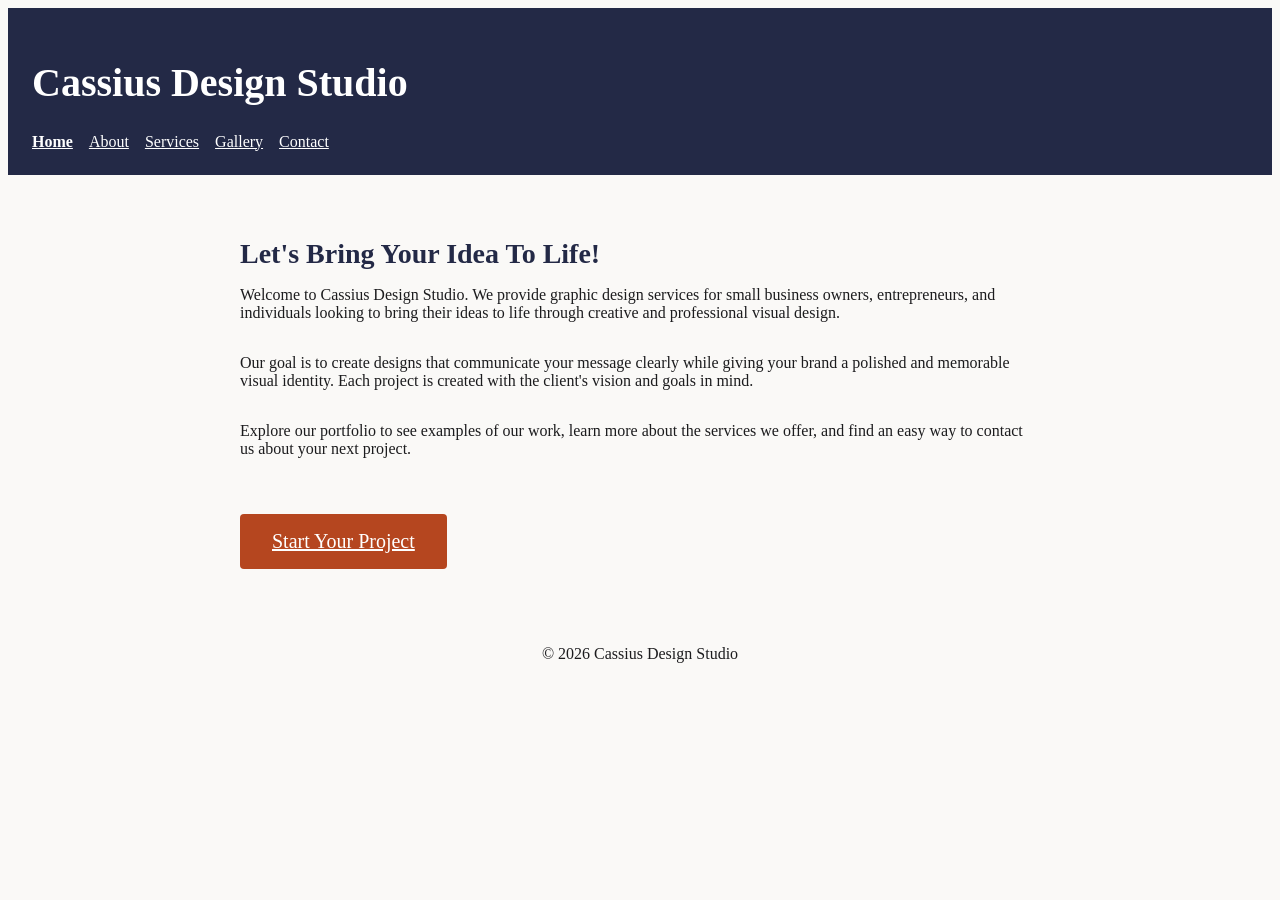
<file: index.html>
<!DOCTYPE html>
<html lang="en">
<head>
  <meta charset="UTF-8">
  <title>Graphic Design for Artists & Small Businesses — Cassius Design Studio</title>
  <meta name="description" content="Cassius Design Studio creates bold album covers, logos, and promo graphics for artists, producers, and small businesses. Bring your idea to life.">
  <meta name="viewport" content="width=device-width, initial-scale=1">
  <link rel="stylesheet" href="css/style.css">
</head>
<body>
  <a href="#main-content" class="skip-link">Skip to main content</a>
  <header>
    <h1>Cassius Design Studio</h1>
    <nav>
      <a href="index.html" aria-current="page">Home</a>
        <a href="about.html">About</a>
        <a href="work.html">Services</a>
        <a href="gallery.html">Gallery</a>
        <a href="contact.html">Contact</a>
    </nav>
  </header>

  <main id="main-content">
    <h2>Let's Bring Your Idea To Life!</h2>

    <p>
      Welcome to Cassius Design Studio. We provide graphic design
      services for small business owners, entrepreneurs, and individuals
      looking to bring their ideas to life through creative and professional
      visual design.
    </p>

    <p>
      Our goal is to create designs that communicate your message clearly
      while giving your brand a polished and memorable visual identity.
      Each project is created with the client's vision and goals in mind.
    </p>

    <p>
      Explore our portfolio to see examples of our work, learn more about
      the services we offer, and find an easy way to contact us about your
      next project.
    </p>

    <a href="contact.html" class="cta">Start Your Project</a>
  </main>

  <footer>
    <p>&copy; 2026 Cassius Design Studio</p>
  </footer>
</body>
</html>
</file>
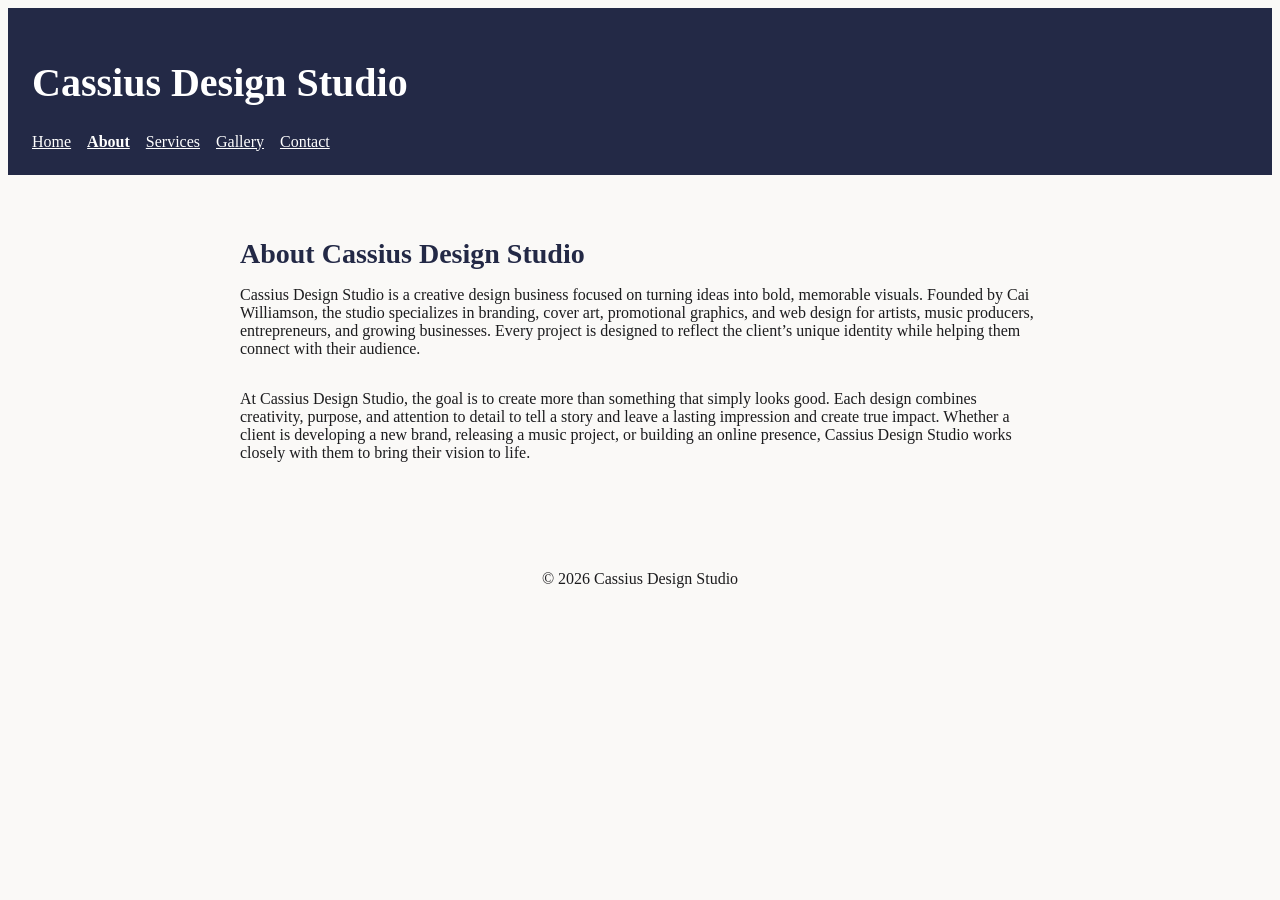
<file: about.html>
<!DOCTYPE html>
<html lang="en">
<head>
  <meta charset="UTF-8">
  <title>About — Cassius Design Studio</title>
  <meta name="description" content="Learn about Cassius Design Studio, founded by Cai Williamson, and how bold, story-driven design helps artists and businesses connect with their audience.">
  <meta name="viewport" content="width=device-width, initial-scale=1">
  <link rel="stylesheet" href="css/style.css">
</head>
<body>
  <a href="#main-content" class="skip-link">Skip to main content</a>
  <header>
    <h1>Cassius Design Studio</h1>
    <nav>
      <a href="index.html">Home</a>
      <a href="about.html" aria-current="page">About</a>
      <a href="work.html">Services</a>
      <a href="gallery.html">Gallery</a>
      <a href="contact.html">Contact</a>
  </nav>
</header>
<main id="main-content">
  <h2>About Cassius Design Studio</h2>
  <p>Cassius Design Studio is a creative design business focused on turning ideas into bold, memorable visuals. Founded by Cai Williamson, the studio specializes in branding, cover art, promotional graphics, and web design for artists, music producers, entrepreneurs, and growing businesses. Every project is designed to reflect the client’s unique identity while helping them connect with their audience.</p>
  <p>At Cassius Design Studio, the goal is to create more than something that simply looks good. Each design combines creativity, purpose, and attention to detail to tell a story and leave a lasting impression and create true impact. Whether a client is developing a new brand, releasing a music project, or building an online presence, Cassius Design Studio works closely with them to bring their vision to life.</p>
</main>
<footer>
<p>&copy; 2026 Cassius Design Studio</p>
</footer>
</body>
</html>
</file>
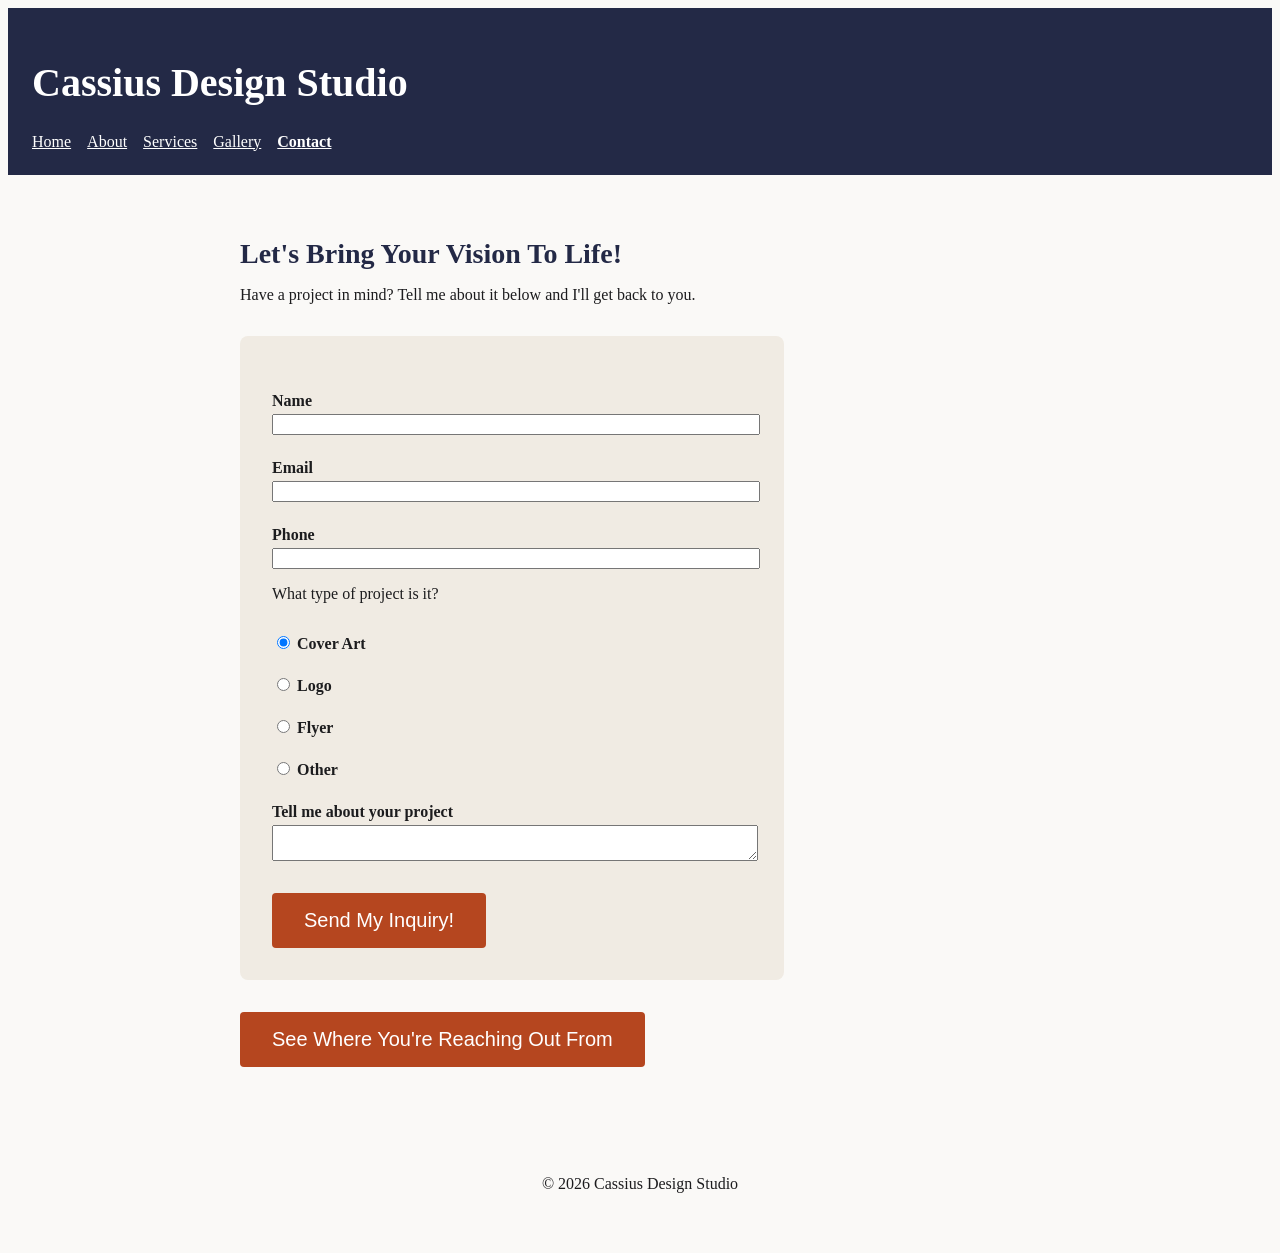
<file: contact.html>
<!DOCTYPE html>
<html lang="en">
<head>
  <meta charset="UTF-8">
  <title>Contact — Cassius Design Studio</title>
  <meta name="description" content="Tell Cassius Design Studio about your next project, whether it's cover art, a logo, or a flyer, and get a reply about bringing your vision to life.">
  <meta name="viewport" content="width=device-width, initial-scale=1">
  <link rel="stylesheet" href="css/style.css">
</head>
<body>
  <a href="#main-content" class="skip-link">Skip to main content</a>
  <header>
    <h1>Cassius Design Studio</h1>
    <nav>
      <a href="index.html">Home</a>
      <a href="about.html">About</a>
      <a href="work.html">Services</a>
      <a href="gallery.html">Gallery</a>
      <a href="contact.html" aria-current="page">Contact</a>
    </nav>
  </header>
  <main id="main-content">
   <h2>Let's Bring Your Vision To Life!</h2>
<p>Have a project in mind? Tell me about it below and I'll get back to you.</p>
<form action="https://formspree.io/f/your-form-id" method="post">
  <label for="name">Name</label>
  <input type="text" id="name" name="name" required>

  <label for="email">Email</label>
  <input type="email" id="email" name="email" required>

  <label for="phone">Phone</label>
  <input type="tel" id="phone" name="phone">

  <p>What type of project is it?</p>
  <label for="project-cover"><input type="radio" id="project-cover" name="project-type" value="cover-art" checked> Cover Art</label>

  <label for="project-logo"><input type="radio" id="project-logo" name="project-type" value="logo"> Logo</label>

  <label for="project-flyer"><input type="radio" id="project-flyer" name="project-type" value="flyer"> Flyer</label>

  <label for="project-other"><input type="radio" id="project-other" name="project-type" value="other"> Other</label>

  <label for="message">Tell me about your project</label>
  <textarea id="message" name="message" required></textarea>

  <button type="submit">Send My Inquiry!</button>
</form>

<button type="button" onclick="getLocation()">See Where You're Reaching Out From</button>
<p id="location-message"></p>

  </main>
  <footer>
    <p>&copy; 2026 Cassius Design Studio</p>
  </footer>
  <script>
    function getLocation() {
      navigator.geolocation.getCurrentPosition(showPosition, showError);
    }

    function showPosition(position) {
      var lat = position.coords.latitude.toFixed(1);
      var lon = position.coords.longitude.toFixed(1);
      document.getElementById("location-message").textContent =
        "You're near " + lat + ", " + lon + ". I work with clients anywhere, so distance is no problem, and if you're local we can meet up to talk through your project.";
    }

    function showError(error) {
      document.getElementById("location-message").textContent =
        "We couldn't get your location, but that's alright. You can still send your inquiry below and I'll get back to you.";
    }
  </script>
</body>
</html>
</file>
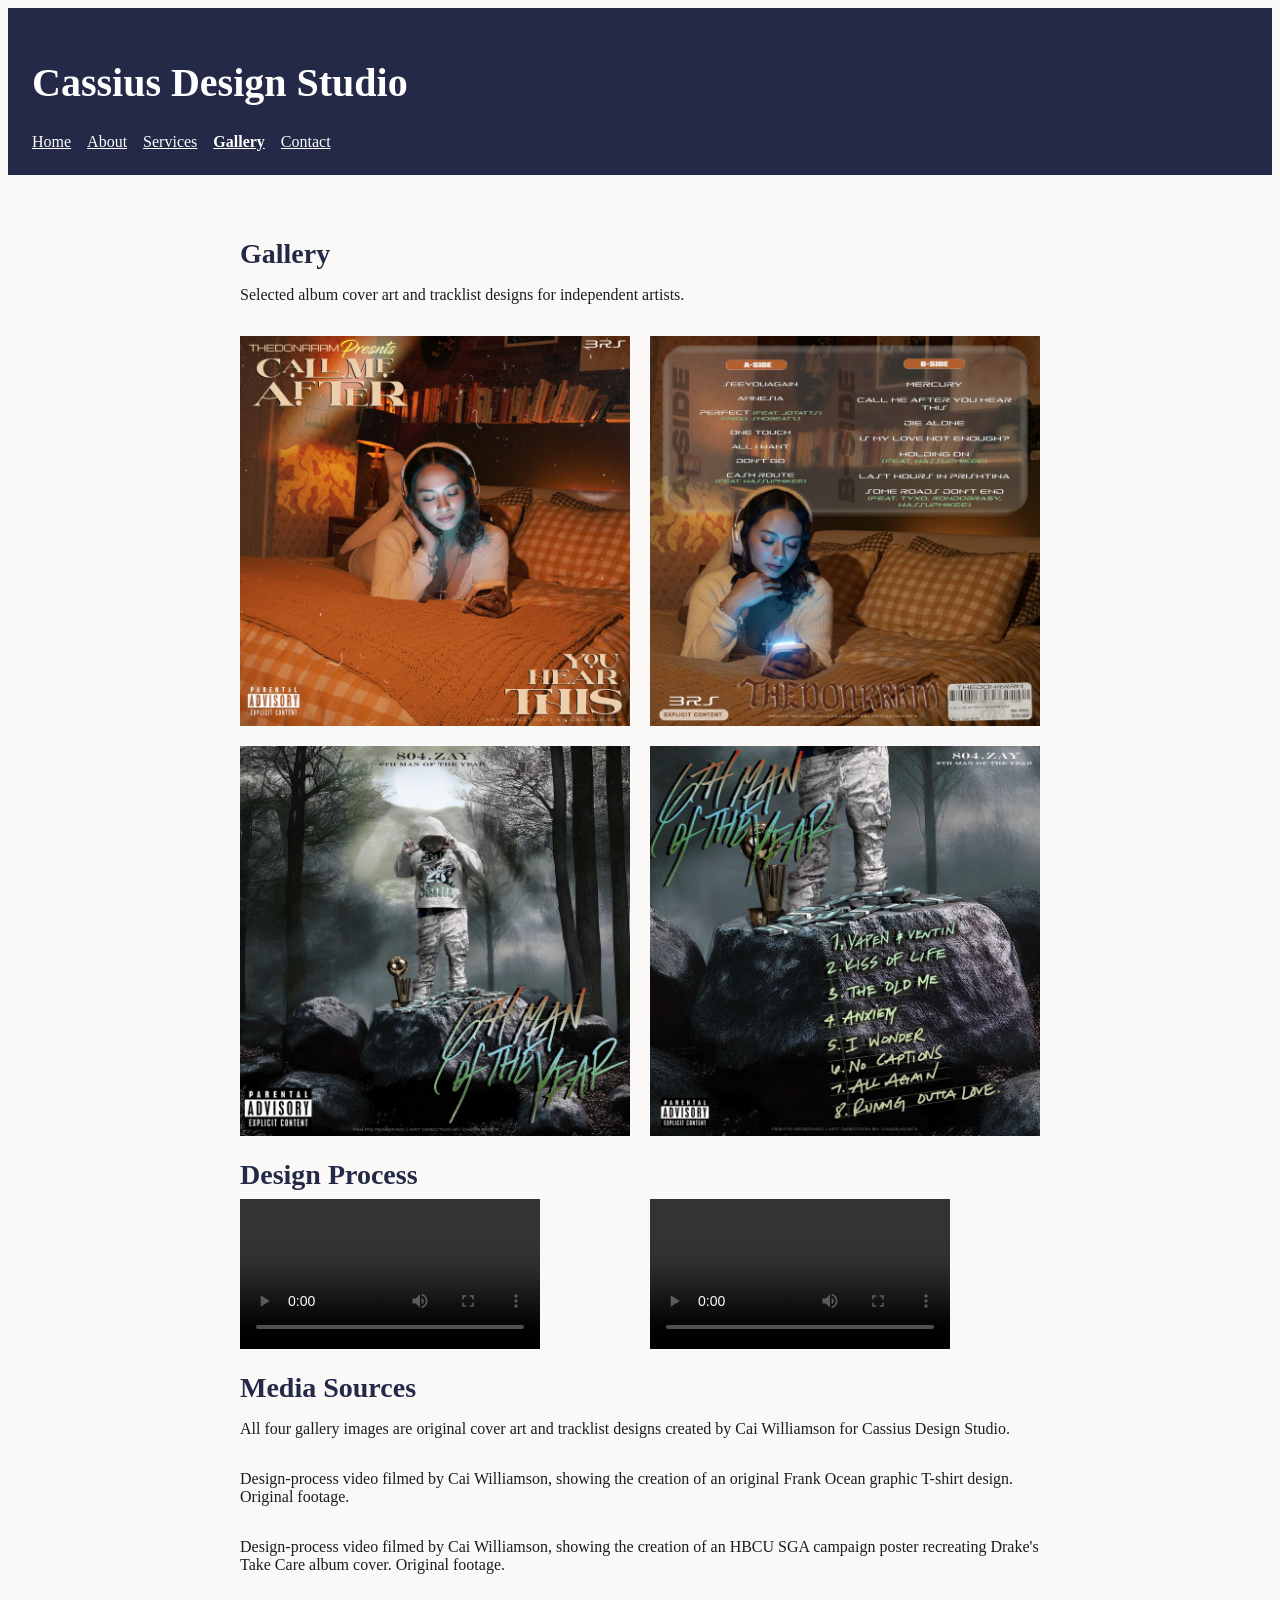
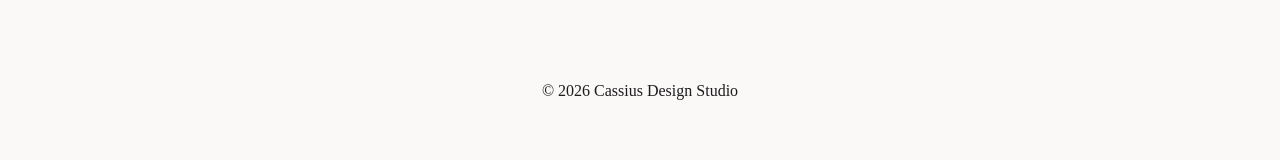
<file: gallery.html>
<!DOCTYPE html>
<html lang="en">
<head>
<meta charset="UTF-8">
<title>Gallery — Cassius Design Studio</title>
<meta name="description" content="Browse selected album cover art and tracklist designs by Cassius Design Studio for independent artists THEDONRRRM and 804.ZAY.">
<meta name="viewport" content="width=device-width, initial-scale=1">
<link rel="stylesheet" href="css/style.css">
</head>
<body>
<a href="#main-content" class="skip-link">Skip to main content</a>
<header>
<h1>Cassius Design Studio</h1>
<nav>
<a href="index.html">Home</a>
<a href="about.html">About</a>
<a href="work.html">Services</a>
<a href="gallery.html" aria-current="page">Gallery</a>
<a href="contact.html">Contact</a>
</nav>
</header>
<main id="main-content">
<h2>Gallery</h2>
<p>Selected album cover art and tracklist designs for independent artists.</p>
<div class="gallery-grid">
<img src="images/call-me-after-you-hear-this-cover.jpg" alt="Album cover art for Call Me After You Hear This by THEDONRRRM: a young woman wearing headphones lies on a bed looking at her phone in warm lamplight, with the title text across the image." width="800" height="800">
<img src="images/call-me-after-you-hear-this-tracklist.jpg" alt="Tracklist design for Call Me After You Hear This, listing the A-side and B-side songs over the same warm bedroom photo." width="800" height="800" loading="lazy">
<img src="images/sixth-man-of-the-year-cover.jpg" alt="Album cover art for 6th Man of the Year by 804.ZAY: a hooded figure standing on rocks in a misty forest beside a gold trophy and stacks of cash." width="800" height="800" loading="lazy">
<img src="images/sixth-man-of-the-year-tracklist.jpg" alt="Tracklist design for 6th Man of the Year, with eight song titles in handwritten-style text over the misty forest cover art." width="800" height="800" loading="lazy">
</div>
<h2>Design Process</h2>
<div class="gallery-videos">
<video src="videos/design-process-frank-ocean-tee.mp4" controls></video>
<video src="videos/design-process-hbcu-campaign-poster.mp4" controls></video>
</div>

  <h2>Media Sources</h2>
<p>All four gallery images are original cover art and tracklist designs created by Cai Williamson for Cassius Design Studio.</p>
<p>Design-process video filmed by Cai Williamson, showing the creation of an original Frank Ocean graphic T-shirt design. Original footage.</p>
<p>Design-process video filmed by Cai Williamson, showing the creation of an HBCU SGA campaign poster recreating Drake's Take Care album cover. Original footage.</p>

</main>
<footer>
<p>&copy; 2026 Cassius Design Studio</p>
</footer>
</body>
</html>
</file>
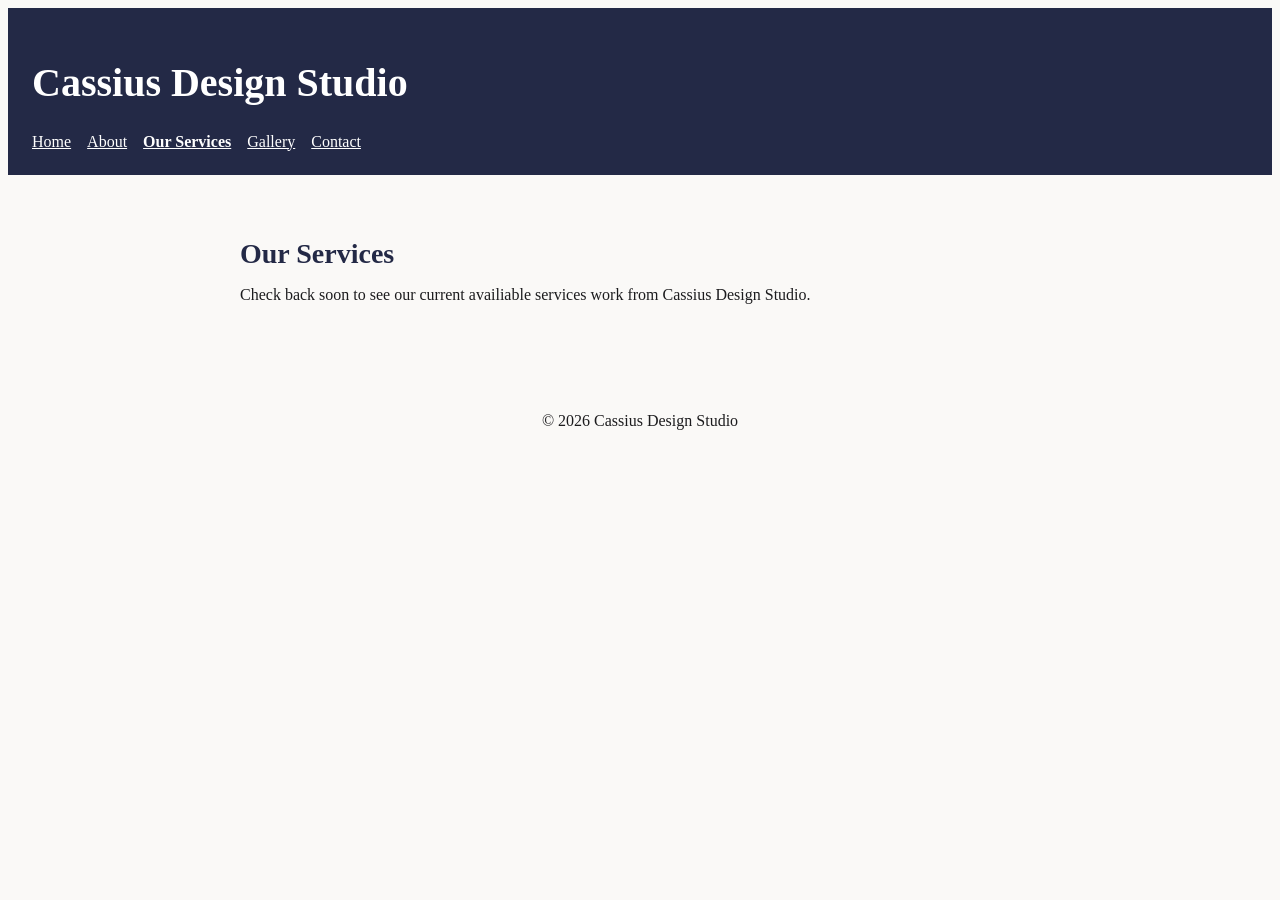
<file: services.html>
<!DOCTYPE html>
<html lang="en">
<head>
  <meta charset="UTF-8">
  <title>Our Services — Cassius Design Studio</title>
  <link rel="stylesheet" href="css/style.css">
</head>
<body>
  <a href="#main-content" class="skip-link">Skip to main content</a>
  <header>
    <h1>Cassius Design Studio</h1>
    <nav>
      <a href="index.html">Home</a>
      <a href="about.html">About</a>
      <a href="services.html" aria-current="page">Our Services</a>
      <a href="gallery.html">Gallery</a>
      <a href="contact.html">Contact</a>
    </nav>
  </header>
  <main id="main-content">
    <h2>Our Services</h2>
    <p>Check back soon to see our current availiable services work from Cassius Design Studio.</p>
  </main>
  <footer>
    <p>&copy; 2026 Cassius Design Studio</p>
  </footer>
</body>
</html>
</file>
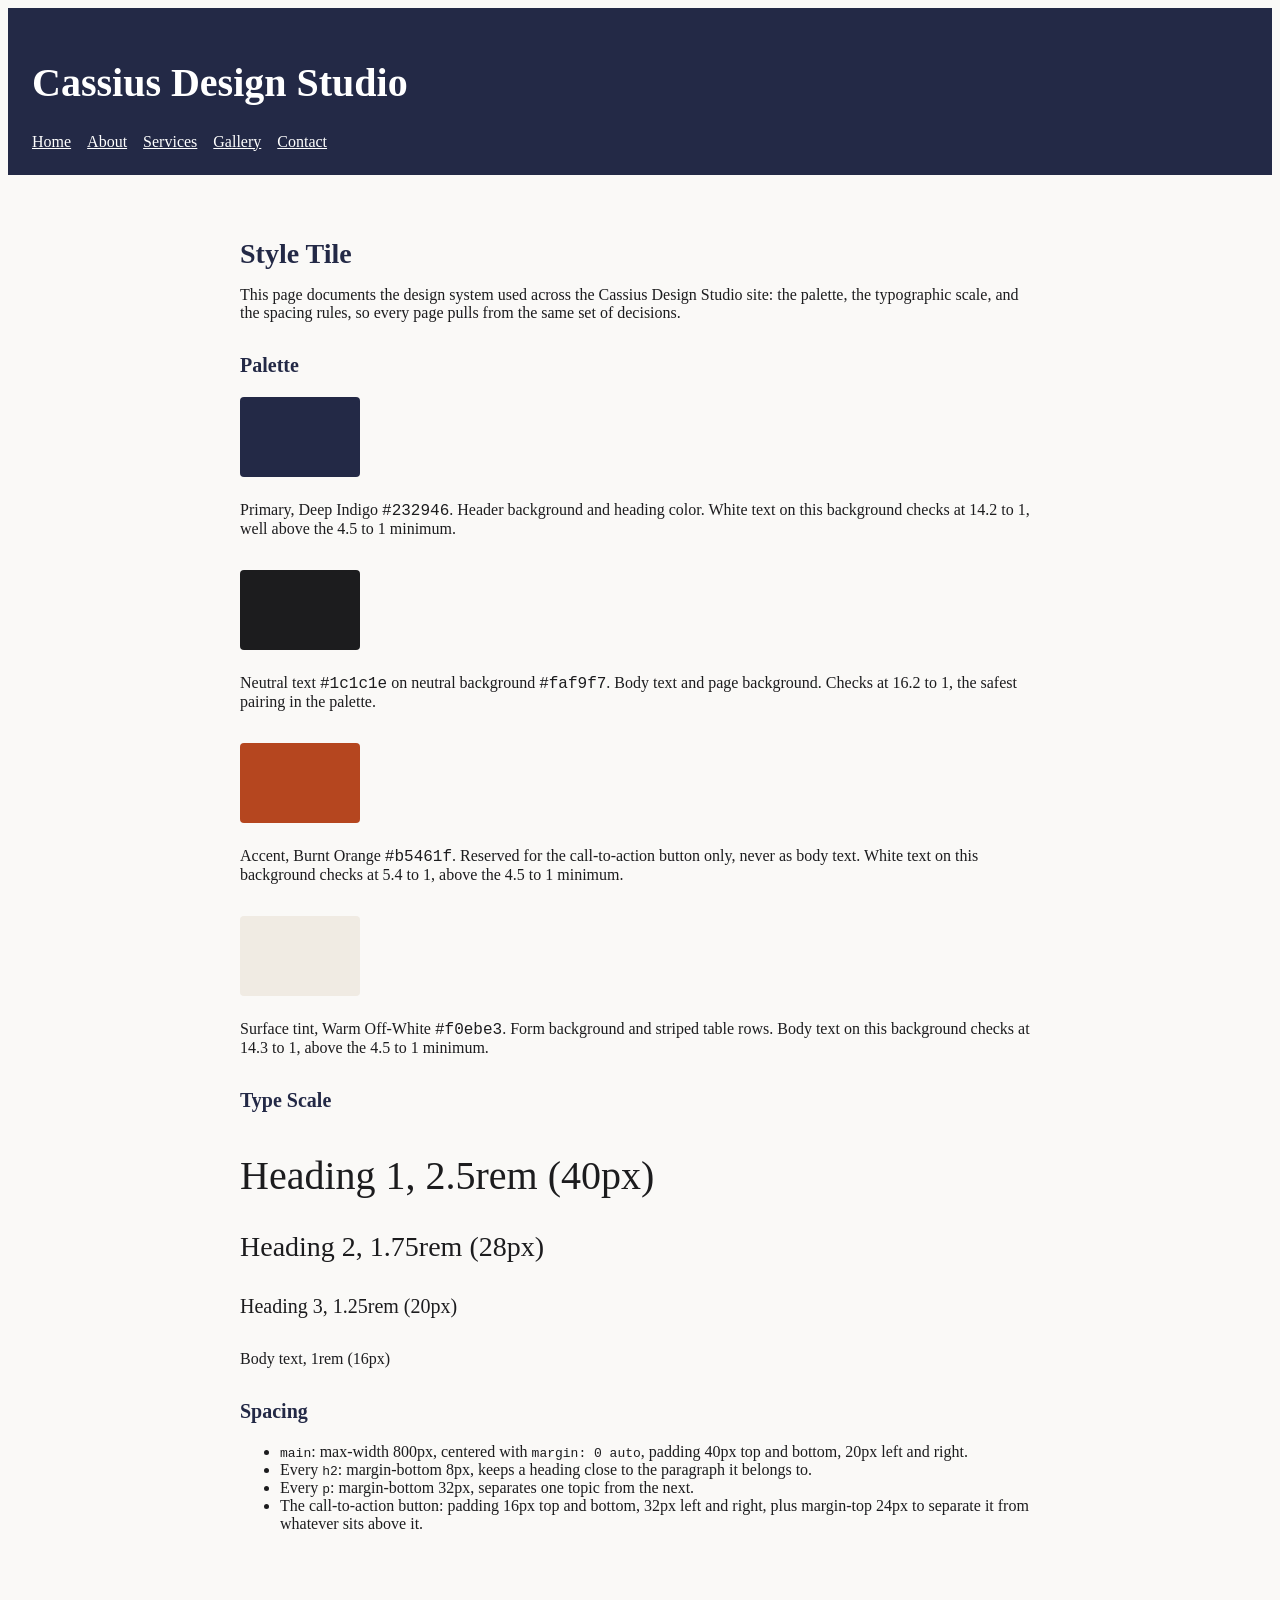
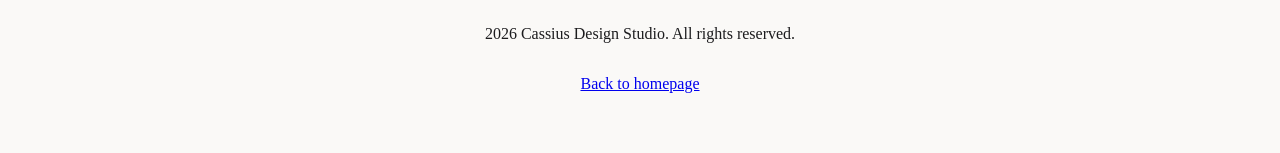
<file: style-tile.html>
<!DOCTYPE html>
<html lang="en">
<head>
  <meta charset="UTF-8">
  <title>Cassius Design Studio - Style Tile</title>
  <link rel="stylesheet" href="css/style.css">
</head>
<body>

  <header>
    <h1>Cassius Design Studio</h1>
    <nav>
      <a href="index.html">Home</a>
      <a href="about.html">About</a>
      <a href="work.html">Services</a>
      <a href="gallery.html">Gallery</a>
      <a href="contact.html">Contact</a>
    </nav>
  </header>

  <main>
    <h2>Style Tile</h2>
    <p>This page documents the design system used across the Cassius Design Studio site: the palette, the typographic scale, and the spacing rules, so every page pulls from the same set of decisions.</p>

    <h3>Palette</h3>
    <div class="swatch swatch-primary"></div>
    <p>Primary, Deep Indigo <code>#232946</code>. Header background and heading color. White text on this background checks at 14.2 to 1, well above the 4.5 to 1 minimum.</p>

    <div class="swatch swatch-neutral"></div>
    <p>Neutral text <code>#1c1c1e</code> on neutral background <code>#faf9f7</code>. Body text and page background. Checks at 16.2 to 1, the safest pairing in the palette.</p>

    <div class="swatch swatch-accent"></div>
    <p>Accent, Burnt Orange <code>#b5461f</code>. Reserved for the call-to-action button only, never as body text. White text on this background checks at 5.4 to 1, above the 4.5 to 1 minimum.</p>
    <div class="swatch swatch-surface"></div>
    <p>Surface tint, Warm Off-White <code>#f0ebe3</code>. Form background and striped table rows. Body text on this background checks at 14.3 to 1, above the 4.5 to 1 minimum.</p>

    <h3>Type Scale</h3>
    <p class="type-sample-h1">Heading 1, 2.5rem (40px)</p>
    <p class="type-sample-h2">Heading 2, 1.75rem (28px)</p>
    <p class="type-sample-h3">Heading 3, 1.25rem (20px)</p>
    <p class="type-sample-body">Body text, 1rem (16px)</p>

    <h3>Spacing</h3>
    <ul>
      <li><code>main</code>: max-width 800px, centered with <code>margin: 0 auto</code>, padding 40px top and bottom, 20px left and right.</li>
      <li>Every <code>h2</code>: margin-bottom 8px, keeps a heading close to the paragraph it belongs to.</li>
      <li>Every <code>p</code>: margin-bottom 32px, separates one topic from the next.</li>
      <li>The call-to-action button: padding 16px top and bottom, 32px left and right, plus margin-top 24px to separate it from whatever sits above it.</li>
    </ul>
  </main>

  <footer>
    <p>2026 Cassius Design Studio. All rights reserved.</p>
    <p><a href="index.html">Back to homepage</a></p>
  </footer>

</body>
</html>
</file>
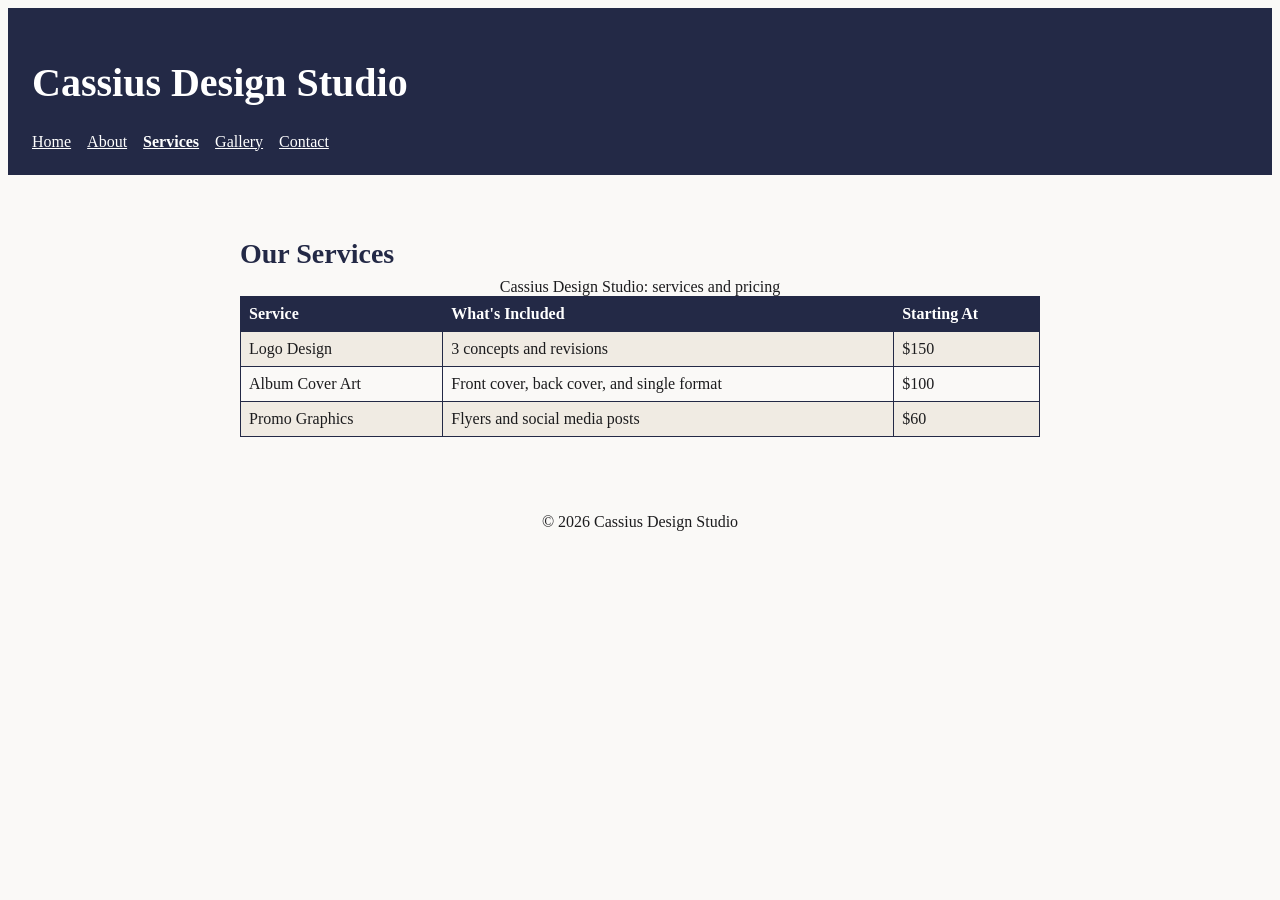
<file: work.html>
<!DOCTYPE html>
<html lang="en">
<head>
  <meta charset="UTF-8">
  <title>Our Services — Cassius Design Studio</title>
  <meta name="description" content="See Cassius Design Studio's services and pricing: logo design from $150, album cover art from $100, and promo graphics from $60.">
  <meta name="viewport" content="width=device-width, initial-scale=1">
  <link rel="stylesheet" href="css/style.css">
</head>
<body>
  <a href="#main-content" class="skip-link">Skip to main content</a>
  <header>
    <h1>Cassius Design Studio</h1>
    <nav>
      <a href="index.html">Home</a>
      <a href="about.html">About</a>
      <a href="work.html" aria-current="page">Services</a>
      <a href="gallery.html">Gallery</a>
      <a href="contact.html">Contact</a>
    </nav>
  </header>
  <main id="main-content">
    <h2>Our Services</h2>
    <table>
  <caption>Cassius Design Studio: services and pricing</caption>
  <tr>
    <th scope="col">Service</th>
    <th scope="col">What's Included</th>
    <th scope="col">Starting At</th>
  </tr>
  <tr>
    <td>Logo Design</td>
    <td>3 concepts and revisions</td>
    <td>$150</td>
  </tr>
  <tr>
    <td>Album Cover Art</td>
    <td>Front cover, back cover, and single format</td>
    <td>$100</td>
  </tr>
  <tr>
    <td>Promo Graphics</td>
    <td>Flyers and social media posts</td>
    <td>$60</td>
  </tr>
</table>
  </main>
  <footer>
    <p>&copy; 2026 Cassius Design Studio</p>
  </footer>
</body>
</html>
</file>
<file: css/style.css>
body {
  font-family: Georgia, serif;
  color: #1c1c1e;
  background-color: #faf9f7;
}

header {
  background-color: #232946;
  color: #ffffff;
  padding: 24px;
}

header nav {
  display: flex;
  flex-direction: column;
  gap: 16px;
}

header nav a {
  color: #ffffff;
}

@media (min-width: 500px) {
  header nav {
    flex-direction: row;
  }
}

h1 {
  font-size: 2.5rem;
}

h2 {
  font-size: 1.75rem;
  color: #232946;
  margin-bottom: 8px;
}

h3 {
  font-size: 1.25rem;
  color: #232946;
}

p {
  font-size: 1rem;
  margin-bottom: 32px;
}

main {
  max-width: 800px;
  margin: 0 auto;
  padding: 40px 20px;
}

img, video {
  max-width: 100%;
  height: auto;
}

.gallery-grid,
.gallery-videos {
  display: grid;
  grid-template-columns: 1fr;
  gap: 20px;
}

@media (min-width: 600px) {
  .gallery-grid,
  .gallery-videos {
    grid-template-columns: 1fr 1fr;
  }
}

footer {
  text-align: center;
  font-size: 0.875rem;
  color: #1c1c1e;
  padding: 20px;
}

.cta,
button[type="submit"],
button[type="button"] {
  background-color: #b5461f;
  color: #ffffff;
  font-size: 1.25rem;
  padding: 16px 32px;
  border-radius: 4px;
}

.cta {
  display: inline-block;
  margin-top: 24px;
}

.swatch {
  display: inline-block;
  width: 120px;
  height: 80px;
  margin-bottom: 8px;
  border-radius: 4px;
  vertical-align: top;
}

.swatch-primary { background-color: #232946; }
.swatch-neutral { background-color: #1c1c1e; }
.swatch-accent { background-color: #b5461f; }
.swatch-surface { background-color: #f0ebe3; }

.type-sample-h1 { font-size: 2.5rem; }
.type-sample-h2 { font-size: 1.75rem; }
.type-sample-h3 { font-size: 1.25rem; }
.type-sample-body { font-size: 1rem; }

.skip-link {
  position: absolute;
  top: -40px;
  left: 0;
  background-color: #232946;
  color: #ffffff;
  padding: 8px 16px;
  z-index: 100;
  text-decoration: none;
}

.skip-link:focus {
  top: 0;
}

a:focus {
  outline: 3px solid #b5461f;
  outline-offset: 2px;
}

nav a[aria-current="page"] {
  font-weight: bold;
  text-decoration: underline;
}
table {
  border-collapse: collapse;
  width: 100%;
}

th, td {
  border: 1px solid #232946;
  padding: 0.5rem;
  text-align: left;
}

th {
  background-color: #232946;
  color: #ffffff;
}

tbody tr:nth-child(even) {
  background-color: #f0ebe3;
}

form {
  background-color: #f0ebe3;
  padding: 32px;
  border-radius: 8px;
  max-width: 480px;
}

label {
  display: block;
  margin-top: 1.5rem;
  font-weight: bold;
}

input, textarea {
  display: block;
  margin-top: 0.25rem;
  width: 100%;
  max-width: 480px;
}

input[type="radio"] {
  display: inline-block;
  width: auto;
  margin-top: 0;
}

button[type="submit"],
button[type="button"] {
  display: block;
  margin-top: 2rem;
  border: none;
}
</file>
